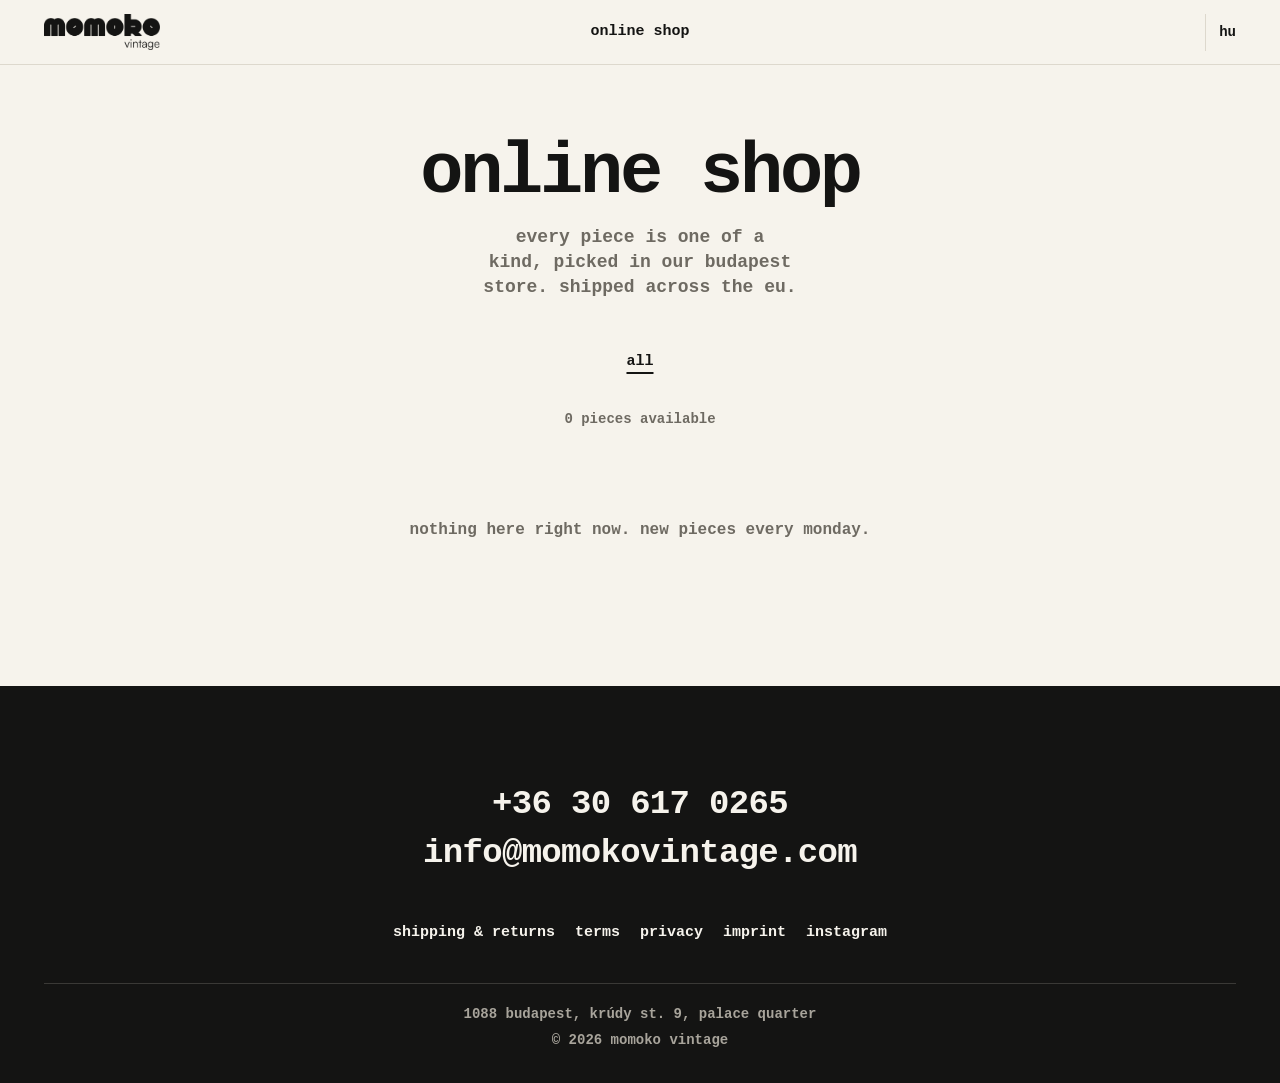
<file: site/shop/index.html>
<!doctype html>
<html lang="hu">
<head>
<meta charset="utf-8">
<meta name="viewport" content="width=device-width, initial-scale=1">
<meta name="theme-color" content="#F6F3EC">
<title>Online bolt – Momoko Vintage</title>
<meta name="title-hu" content="Online bolt – Momoko Vintage">
<meta name="title-en" content="Online shop – Momoko Vintage">
<meta name="description" content="Válogatott vintage és designer darabok online, a budapesti Momoko Vintage boltból. Curated vintage and designer pieces from our Budapest boutique.">
<link rel="canonical" href="https://momokovintage.com/shop/">
<link rel="icon" type="image/png" href="../img/logo.png">
<meta property="og:site_name" content="Momoko Vintage">
<meta property="og:title" content="Online shop – Momoko Vintage">
<meta property="og:description" content="Válogatott vintage és designer darabok online, a budapesti Momoko Vintage boltból. Curated vintage and designer pieces from our Budapest boutique.">
<meta property="og:url" content="https://momokovintage.com/shop/">
<link rel="stylesheet" href="../shop/shop.css">
</head>
<body>
<header class="top">
  <div class="wrap">
    <a href="../" aria-label="Momoko Vintage, főoldal" data-en-label="Momoko Vintage, home"><span class="logo top-logo" aria-hidden="true"></span></a>
    <a class="top-mid" href="../shop/" data-en="online shop">online bolt</a>
    <button class="lang" type="button" id="langBtn" aria-label="Switch to English">en</button>
  </div>
</header>
<main class="shop-main">
<section class="head"><div class="wrap">
  <h1 data-en="online shop">online bolt</h1>
  <p data-en="every piece is one of a kind, picked in our budapest store. shipped across the eu.">minden darab egyedi, a budapesti boltunkból. szállítás az egész eu-ba.</p>
</div></section>
<div class="wrap">
  <nav class="filters" aria-label="szűrés" data-en-label="filter"><button class="f-btn" type="button" data-k="g" data-v="all" aria-pressed="true" data-en="all">mind</button></nav>
  
  <p class="count" id="count" aria-live="polite"></p>
  <ul class="grid" id="grid">

  </ul>
  <p class="empty" id="empty" hidden data-en="nothing here right now. new pieces every monday.">most nincs itt semmi. új darabok minden hétfőn.</p>
</div>
</main>
<footer class="dark">
  <div class="wrap">
    <p class="contact">
      <a href="tel:+36306170265">+36 30 617 0265</a>
      <a class="js-mail" data-u="info" data-d="momokovintage.com" href="#">info [at] momokovintage.com</a>
    </p>
    <ul class="f-links">
      <li><a href="../shop/info/#shipping" data-en="shipping &amp; returns">szállítás és visszaküldés</a></li>
      <li><a href="../shop/info/#terms" data-en="terms">ászf</a></li>
      <li><a href="../shop/info/#privacy" data-en="privacy">adatvédelem</a></li>
      <li><a href="../shop/info/#imprint" data-en="imprint">impresszum</a></li>
      <li><a href="https://www.instagram.com/momoko_vintage/" target="_blank" rel="noopener">instagram</a></li>
    </ul>
    <div class="f-bottom">
      <p data-en="1088 budapest, krúdy st. 9, palace quarter">1088 budapest, krúdy utca 9, palotanegyed</p>
      <p>© <span id="year"></span> momoko vintage</p>
    </div>
  </div>
</footer>
<script src="../shop/shop.js"></script>
</body>
</html>
</file>
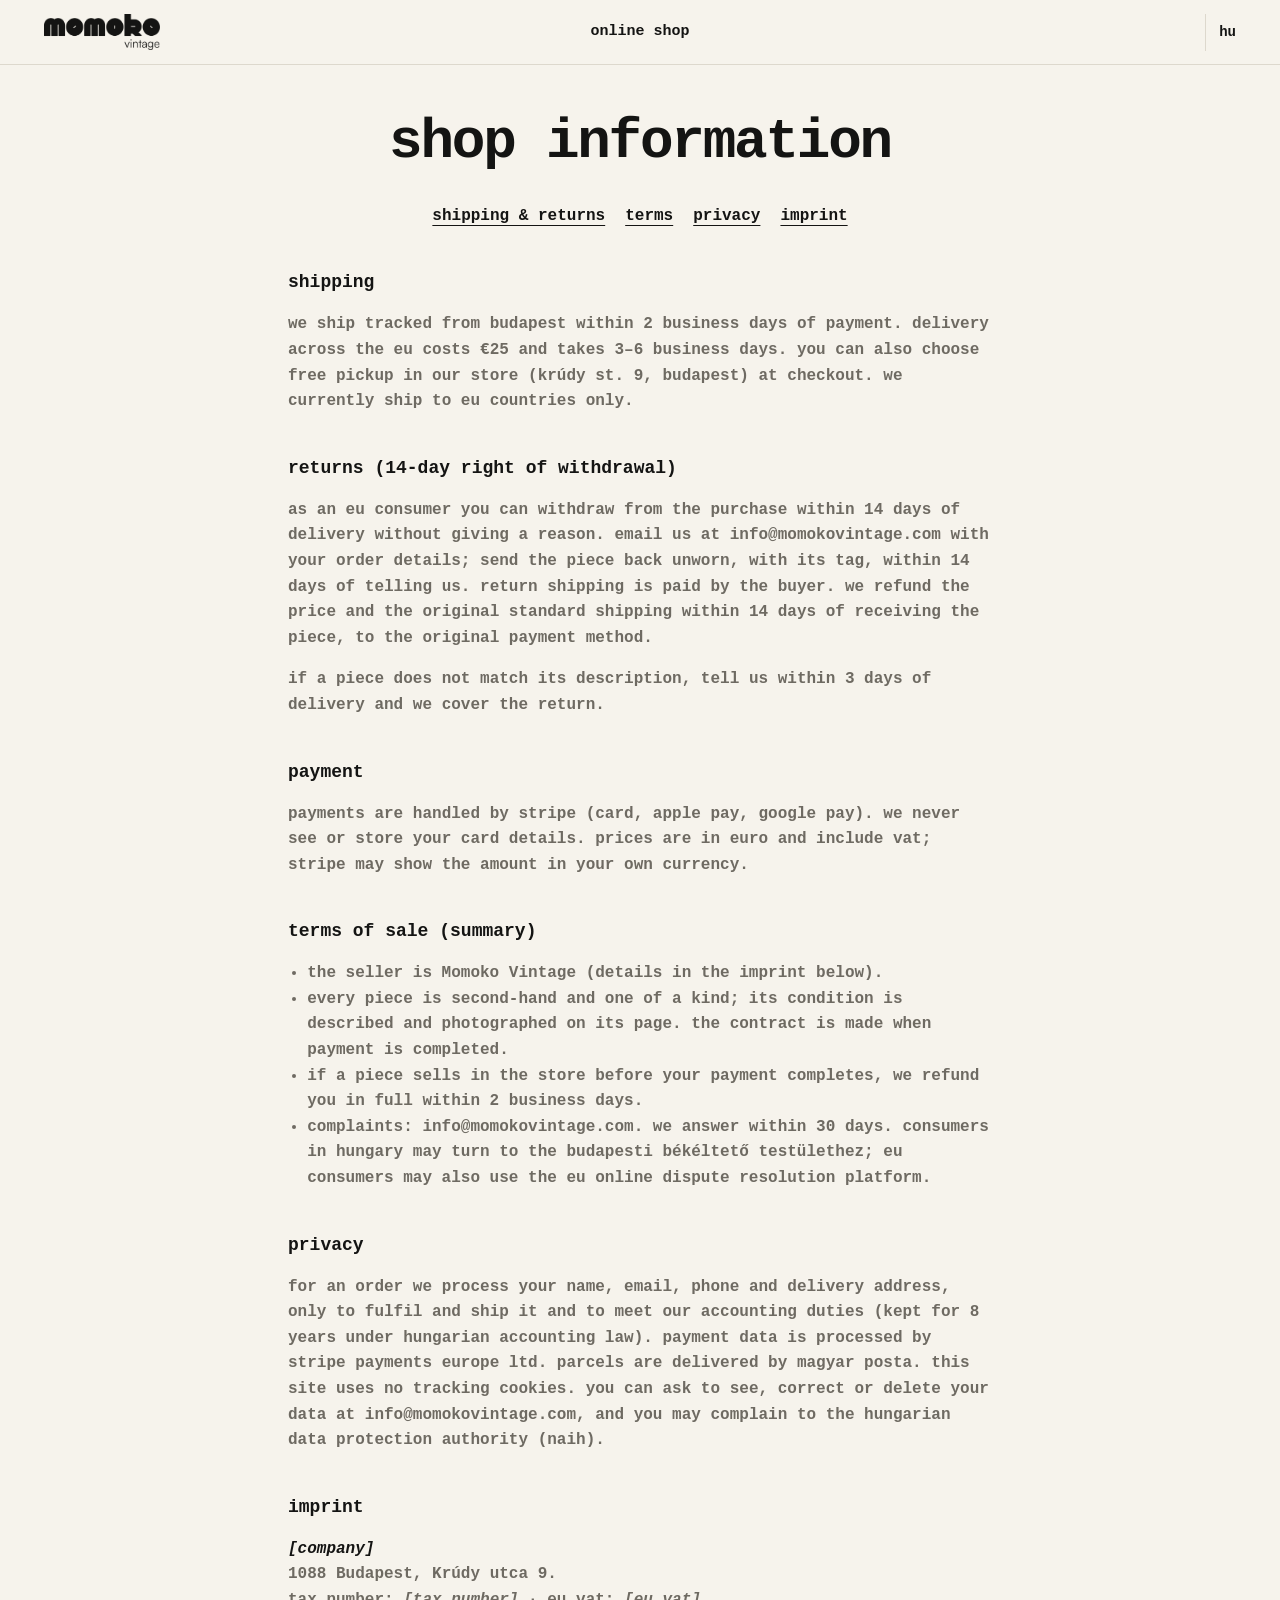
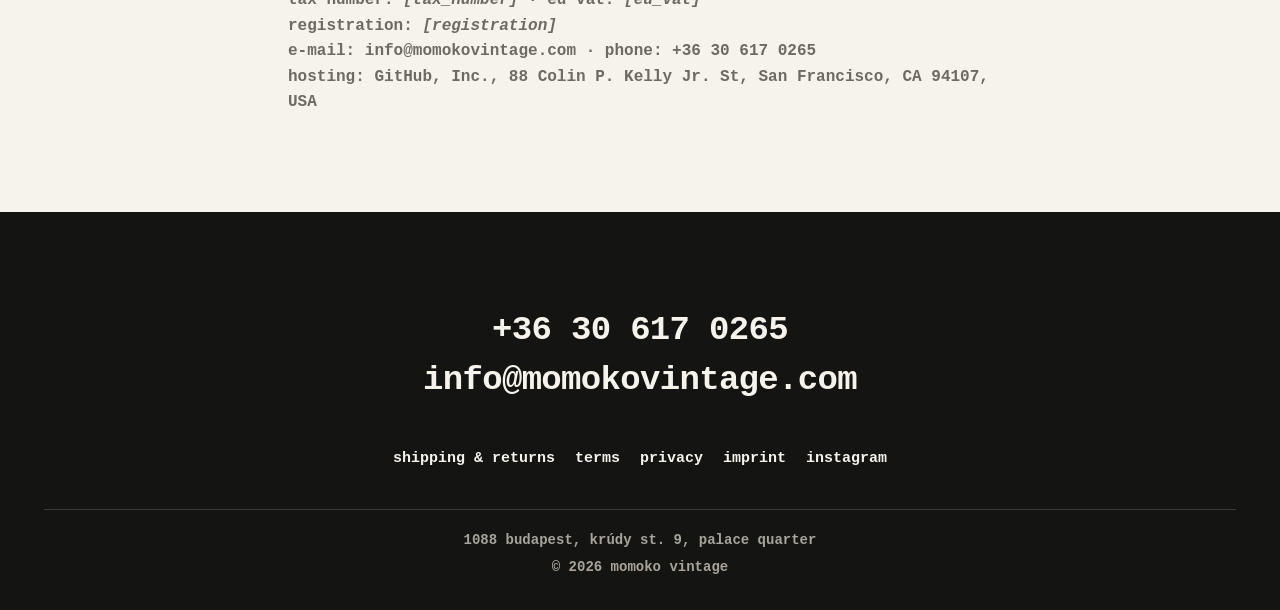
<file: site/shop/info/index.html>
<!doctype html>
<html lang="hu">
<head>
<meta charset="utf-8">
<meta name="viewport" content="width=device-width, initial-scale=1">
<meta name="theme-color" content="#F6F3EC">
<title>Vásárlási információk – Momoko Vintage</title>
<meta name="title-hu" content="Vásárlási információk – Momoko Vintage">
<meta name="title-en" content="Shop information – Momoko Vintage">
<meta name="description" content="Szállítás, visszaküldés, ÁSZF, adatvédelem és impresszum. Shipping, returns, terms, privacy and imprint.">
<link rel="canonical" href="https://momokovintage.com/shop/info/">
<link rel="icon" type="image/png" href="../../img/logo.png">
<meta property="og:site_name" content="Momoko Vintage">
<meta property="og:title" content="Shop information – Momoko Vintage">
<meta property="og:description" content="Szállítás, visszaküldés, ÁSZF, adatvédelem és impresszum. Shipping, returns, terms, privacy and imprint.">
<meta property="og:url" content="https://momokovintage.com/shop/info/">
<link rel="stylesheet" href="../../shop/shop.css">
</head>
<body>
<header class="top">
  <div class="wrap">
    <a href="../../" aria-label="Momoko Vintage, főoldal" data-en-label="Momoko Vintage, home"><span class="logo top-logo" aria-hidden="true"></span></a>
    <a class="top-mid" href="../../shop/" data-en="online shop">online bolt</a>
    <button class="lang" type="button" id="langBtn" aria-label="Switch to English">en</button>
  </div>
</header>
<main class="page"><div class="wrap"><div class="inner">
<h1 data-en="shop information">vásárlási információk</h1>
<ul class="toc"><li><a href="#shipping" data-en="shipping &amp; returns">szállítás és visszaküldés</a></li><li><a href="#terms" data-en="terms">ászf</a></li><li><a href="#privacy" data-en="privacy">adatvédelem</a></li><li><a href="#imprint" data-en="imprint">impresszum</a></li></ul>

<h2 id="shipping" data-en="shipping">szállítás</h2>
<p data-en="we ship tracked from budapest within 2 business days of payment. delivery across the eu costs €25 and takes 3–6 business days. you can also choose free pickup in our store (krúdy st. 9, budapest) at checkout. we currently ship to eu countries only.">a fizetéstől számított 2 munkanapon belül nyomkövetéssel adjuk fel budapestről. az eu-n belüli szállítás díja €25, 3–6 munkanap. a fizetésnél ingyenes személyes átvételt is választhatsz a boltban (krúdy utca 9, budapest). jelenleg az eu országaiba szállítunk.</p>
<h2 data-en="returns (14-day right of withdrawal)">visszaküldés (14 napos elállási jog)</h2>
<p data-en="as an eu consumer you can withdraw from the purchase within 14 days of delivery without giving a reason. email us at info@momokovintage.com with your order details; send the piece back unworn, with its tag, within 14 days of telling us. return shipping is paid by the buyer. we refund the price and the original standard shipping within 14 days of receiving the piece, to the original payment method.">eu-s fogyasztóként a kézhezvételtől számított 14 napon belül indoklás nélkül elállhatsz a vásárlástól. írj nekünk a info@momokovintage.com címre a rendelés adataival; a darabot viseletlenül, címkével együtt küldd vissza a jelzésedtől számított 14 napon belül. a visszaküldés költsége a vásárlót terheli. a vételárat és az eredeti szállítási díjat a darab beérkezésétől számított 14 napon belül visszautaljuk az eredeti fizetési módra.</p>
<p data-en="if a piece does not match its description, tell us within 3 days of delivery and we cover the return.">ha a darab nem felel meg a leírásnak, a kézhezvételtől számított 3 napon belül jelezd, és a visszaküldést mi álljuk.</p>
<h2 data-en="payment">fizetés</h2>
<p data-en="payments are handled by stripe (card, apple pay, google pay). we never see or store your card details. prices are in euro and include vat; stripe may show the amount in your own currency.">a fizetést a stripe kezeli (bankkártya, apple pay, google pay). a kártyaadataidat mi soha nem látjuk és nem tároljuk. az árak euróban, áfával értendők; a stripe a saját pénznemedben is mutathatja az összeget.</p>

<h2 id="terms" data-en="terms of sale (summary)">általános szerződési feltételek (összefoglaló)</h2>
<ul>
<li data-en="the seller is Momoko Vintage (details in the imprint below).">az eladó: Momoko Vintage (adatai lent, az impresszumban).</li>
<li data-en="every piece is second-hand and one of a kind; its condition is described and photographed on its page. the contract is made when payment is completed.">minden darab használt és egyedi; állapotát a termékoldalon leírjuk és lefotózzuk. a szerződés a fizetés teljesítésével jön létre.</li>
<li data-en="if a piece sells in the store before your payment completes, we refund you in full within 2 business days.">ha egy darab a fizetésed előtt a boltban elkel, 2 munkanapon belül a teljes összeget visszautaljuk.</li>
<li data-en="complaints: info@momokovintage.com. we answer within 30 days. consumers in hungary may turn to the budapesti békéltető testülethez; eu consumers may also use the eu online dispute resolution platform.">panaszkezelés: info@momokovintage.com. 30 napon belül válaszolunk. magyarországi fogyasztók a budapesti békéltető testülethez fordulhatnak; eu-s fogyasztók az eu online vitarendezési platformját is igénybe vehetik.</li>
</ul>

<h2 id="privacy" data-en="privacy">adatvédelem</h2>
<p data-en="for an order we process your name, email, phone and delivery address, only to fulfil and ship it and to meet our accounting duties (kept for 8 years under hungarian accounting law). payment data is processed by stripe payments europe ltd. parcels are delivered by magyar posta. this site uses no tracking cookies. you can ask to see, correct or delete your data at info@momokovintage.com, and you may complain to the hungarian data protection authority (naih).">rendelésnél a neved, e-mail címed, telefonszámod és szállítási címed kezeljük, kizárólag a teljesítéshez és a számviteli kötelezettségeink miatt (a számviteli törvény szerint 8 évig). a fizetési adatokat a stripe payments europe ltd. kezeli. a csomagokat a magyar posta kézbesíti. az oldal nem használ követő sütiket. adataidba betekinthetsz, kérheted a javításukat vagy törlésüket a info@momokovintage.com címen, panasszal a naih-hoz fordulhatsz.</p>

<h2 id="imprint" data-en="imprint">impresszum</h2>
<p><strong><em>[company]</em></strong><br>1088 Budapest, Krúdy utca 9.<br><span data-en="tax number">adószám</span>: <em>[tax_number]</em> · <span data-en="eu vat">közösségi adószám</span>: <em>[eu_vat]</em><br><span data-en="registration">cégjegyzékszám / nyilvántartási szám</span>: <em>[registration]</em><br>e-mail: info@momokovintage.com · <span data-en="phone">telefon</span>: +36 30 617 0265<br><span data-en="hosting">tárhely</span>: GitHub, Inc., 88 Colin P. Kelly Jr. St, San Francisco, CA 94107, USA</p>
</div></div></main>
<footer class="dark">
  <div class="wrap">
    <p class="contact">
      <a href="tel:+36306170265">+36 30 617 0265</a>
      <a class="js-mail" data-u="info" data-d="momokovintage.com" href="#">info [at] momokovintage.com</a>
    </p>
    <ul class="f-links">
      <li><a href="../../shop/info/#shipping" data-en="shipping &amp; returns">szállítás és visszaküldés</a></li>
      <li><a href="../../shop/info/#terms" data-en="terms">ászf</a></li>
      <li><a href="../../shop/info/#privacy" data-en="privacy">adatvédelem</a></li>
      <li><a href="../../shop/info/#imprint" data-en="imprint">impresszum</a></li>
      <li><a href="https://www.instagram.com/momoko_vintage/" target="_blank" rel="noopener">instagram</a></li>
    </ul>
    <div class="f-bottom">
      <p data-en="1088 budapest, krúdy st. 9, palace quarter">1088 budapest, krúdy utca 9, palotanegyed</p>
      <p>© <span id="year"></span> momoko vintage</p>
    </div>
  </div>
</footer>
<script src="../../shop/shop.js"></script>
</body>
</html>
</file>
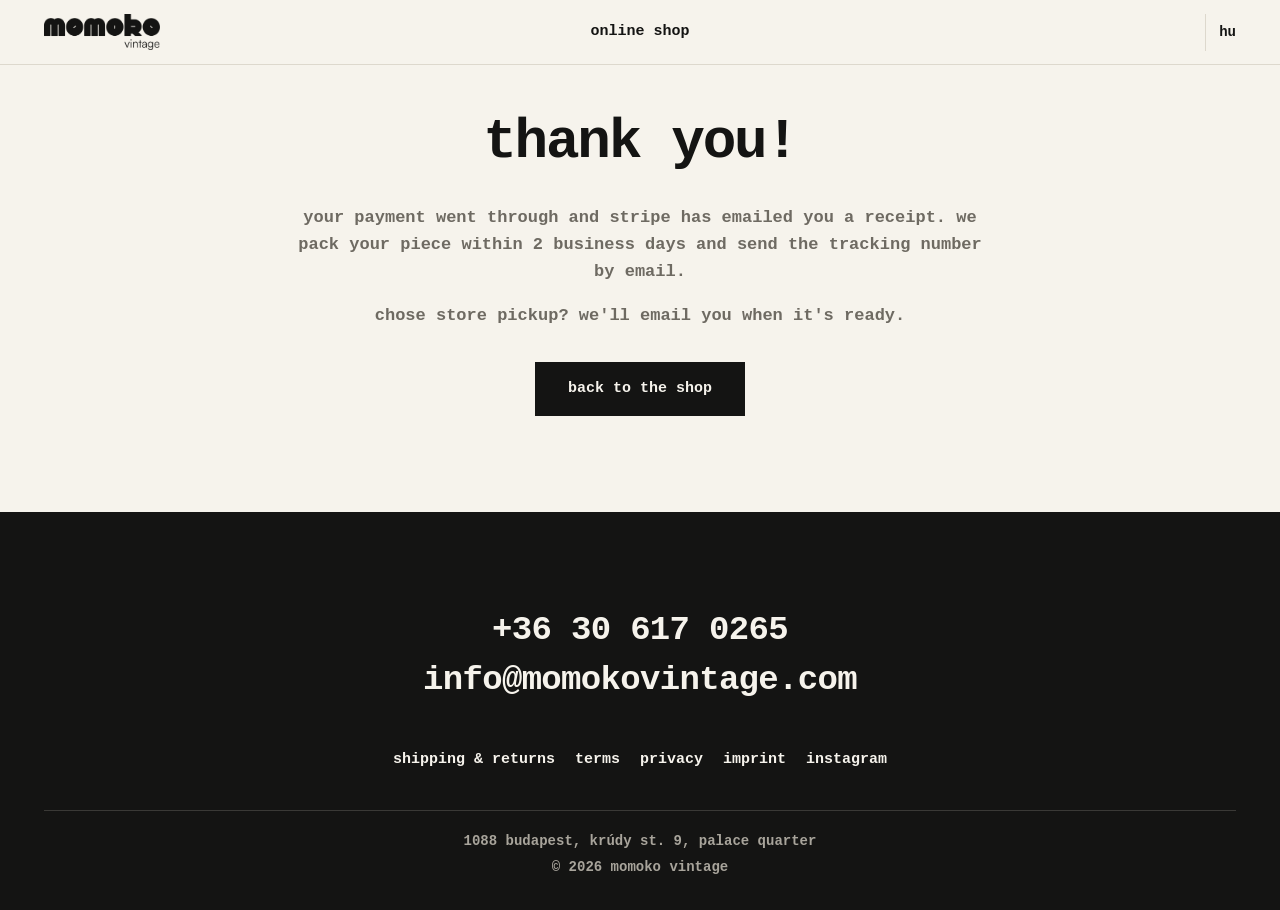
<file: site/shop/thanks/index.html>
<!doctype html>
<html lang="hu">
<head>
<meta charset="utf-8">
<meta name="viewport" content="width=device-width, initial-scale=1">
<meta name="theme-color" content="#F6F3EC">
<title>Köszönjük! – Momoko Vintage</title>
<meta name="title-hu" content="Köszönjük! – Momoko Vintage">
<meta name="title-en" content="Thank you! – Momoko Vintage">
<meta name="description" content="Köszönjük a vásárlást.">
<link rel="canonical" href="https://momokovintage.com/shop/thanks/">
<link rel="icon" type="image/png" href="../../img/logo.png">
<meta property="og:site_name" content="Momoko Vintage">
<meta property="og:title" content="Thank you! – Momoko Vintage">
<meta property="og:description" content="Köszönjük a vásárlást.">
<meta property="og:url" content="https://momokovintage.com/shop/thanks/">
<meta name="robots" content="noindex">
<link rel="stylesheet" href="../../shop/shop.css">
</head>
<body>
<header class="top">
  <div class="wrap">
    <a href="../../" aria-label="Momoko Vintage, főoldal" data-en-label="Momoko Vintage, home"><span class="logo top-logo" aria-hidden="true"></span></a>
    <a class="top-mid" href="../../shop/" data-en="online shop">online bolt</a>
    <button class="lang" type="button" id="langBtn" aria-label="Switch to English">en</button>
  </div>
</header>
<main class="page"><div class="wrap"><div class="inner center">
<h1 data-en="thank you!">köszönjük!</h1>
<p class="lead" data-en="your payment went through and stripe has emailed you a receipt. we pack your piece within 2 business days and send the tracking number by email.">a fizetés sikerült, a nyugtát a stripe elküldte e-mailben. 2 munkanapon belül becsomagoljuk a darabot, és e-mailben küldjük a nyomkövetési számot.</p>
<p class="lead" data-en="chose store pickup? we'll email you when it's ready.">személyes átvételt választottál? e-mailben szólunk, ha mehetsz érte.</p>
<p style="margin-top:2rem"><a class="btn" href="../" data-en="back to the shop">vissza a boltba</a></p>
</div></div></main>
<footer class="dark">
  <div class="wrap">
    <p class="contact">
      <a href="tel:+36306170265">+36 30 617 0265</a>
      <a class="js-mail" data-u="info" data-d="momokovintage.com" href="#">info [at] momokovintage.com</a>
    </p>
    <ul class="f-links">
      <li><a href="../../shop/info/#shipping" data-en="shipping &amp; returns">szállítás és visszaküldés</a></li>
      <li><a href="../../shop/info/#terms" data-en="terms">ászf</a></li>
      <li><a href="../../shop/info/#privacy" data-en="privacy">adatvédelem</a></li>
      <li><a href="../../shop/info/#imprint" data-en="imprint">impresszum</a></li>
      <li><a href="https://www.instagram.com/momoko_vintage/" target="_blank" rel="noopener">instagram</a></li>
    </ul>
    <div class="f-bottom">
      <p data-en="1088 budapest, krúdy st. 9, palace quarter">1088 budapest, krúdy utca 9, palotanegyed</p>
      <p>© <span id="year"></span> momoko vintage</p>
    </div>
  </div>
</footer>
<script src="../../shop/shop.js"></script>
</body>
</html>
</file>
<file: site/shop/shop.css>
/* Momoko Vintage online shop, Nov 2026.
   Same voice as the home page: lower case, bold courier, paper / white / ink,
   square corners, centred and quiet. The loud elements are the photos and the price. */
@font-face { font-family: "Courier Prime"; font-style: normal; font-weight: 400; font-display: swap; src: url(../fonts/courier-prime-latin-400-normal.woff2) format("woff2"); unicode-range: U+0000-00FF,U+0131,U+0152-0153,U+02BB-02BC,U+02C6,U+02DA,U+02DC,U+0304,U+0308,U+0329,U+2000-206F,U+20AC,U+2122,U+2191,U+2193,U+2212,U+2215,U+FEFF,U+FFFD; }
@font-face { font-family: "Courier Prime"; font-style: normal; font-weight: 400; font-display: swap; src: url(../fonts/courier-prime-latin-ext-400-normal.woff2) format("woff2"); unicode-range: U+0100-02BA,U+02BD-02C5,U+02C7-02CC,U+02CE-02D7,U+02DD-02FF,U+0304,U+0308,U+0329,U+1D00-1DBF,U+1E00-1E9F,U+1EF2-1EFF,U+2020,U+20A0-20AB,U+20AD-20C0,U+2113,U+2C60-2C7F,U+A720-A7FF; }
@font-face { font-family: "Courier Prime"; font-style: normal; font-weight: 700; font-display: swap; src: url(../fonts/courier-prime-latin-700-normal.woff2) format("woff2"); unicode-range: U+0000-00FF,U+0131,U+0152-0153,U+02BB-02BC,U+02C6,U+02DA,U+02DC,U+0304,U+0308,U+0329,U+2000-206F,U+20AC,U+2122,U+2191,U+2193,U+2212,U+2215,U+FEFF,U+FFFD; }
@font-face { font-family: "Courier Prime"; font-style: normal; font-weight: 700; font-display: swap; src: url(../fonts/courier-prime-latin-ext-700-normal.woff2) format("woff2"); unicode-range: U+0100-02BA,U+02BD-02C5,U+02C7-02CC,U+02CE-02D7,U+02DD-02FF,U+0304,U+0308,U+0329,U+1D00-1DBF,U+1E00-1E9F,U+1EF2-1EFF,U+2020,U+20A0-20AB,U+20AD-20C0,U+2113,U+2C60-2C7F,U+A720-A7FF; }

:root {
  --paper: #F6F3EC; --white: #FFFFFF; --ink: #141413; --stone: #8B877D; --olive: #6F7140;
  --bg: var(--paper); --fg: var(--ink); --soft: #6E6A62; --line: #DDD8CD;
  --font: "Courier New", "Courier Prime", Courier, monospace;
  --pad: clamp(1rem, 4vw, 2.75rem);
}
.dark { --bg: var(--ink); --fg: var(--paper); --soft: #A8A49B; --line: #3A3936; }
.white { --bg: var(--white); --line: #E6E2D9; }
* { box-sizing: border-box; border-radius: 0; min-width: 0; }
body {
  margin: 0; background: var(--paper); color: var(--ink);
  font-family: var(--font); font-weight: 700; font-size: 1rem; line-height: 1.5;
  -webkit-font-smoothing: antialiased; -moz-osx-font-smoothing: grayscale; overflow-x: clip;
}
section, footer, header { background: var(--bg); color: var(--fg); }
img { display: block; max-width: 100%; }
a { color: inherit; }
:focus-visible { outline: 2px solid currentColor; outline-offset: 3px; }
.sr-only { position: absolute; width: 1px; height: 1px; margin: -1px; overflow: hidden; clip: rect(0 0 0 0); white-space: nowrap; }
.wrap { width: min(1280px, 100%); margin-inline: auto; padding-inline: var(--pad); }
.logo {
  display: block; aspect-ratio: 1740 / 534; background: currentColor;
  -webkit-mask: url("../img/logo.png") no-repeat left center / contain;
  mask: url("../img/logo.png") no-repeat left center / contain;
}

/* ---------- top bar ---------- */
.top { position: sticky; top: 0; z-index: 30; background: rgba(246, 243, 236, 0.97); border-bottom: 1px solid var(--line); }
.top .wrap { display: grid; grid-template-columns: 1fr auto 1fr; align-items: center; gap: 0.75rem; height: 60px; }
.top-logo { width: 104px; }
.top-mid { justify-self: center; font-size: 0.9375rem; text-decoration: none; white-space: nowrap; }
.lang {
  justify-self: end; font: inherit; font-size: 0.875rem; color: inherit; background: none; border: 0;
  border-left: 1px solid var(--line); padding: 0.5rem 0 0.5rem 0.85rem; cursor: pointer;
}
@media (hover: hover) { .lang:hover, .top-mid:hover { text-decoration: underline; text-underline-offset: 5px; } }

/* ---------- shop head ---------- */
.head { padding-block: 3rem 2rem; text-align: center; }
.head h1 { margin: 0; font-size: clamp(2.25rem, 9vw, 4.5rem); line-height: 1; letter-spacing: -0.045em; }
.head p { margin: 1rem auto 0; max-width: 34ch; color: var(--soft); font-size: clamp(1rem, 2.4vw, 1.125rem); line-height: 1.4; text-wrap: balance; }

/* ---------- filters ---------- */
.filters { display: flex; flex-wrap: wrap; justify-content: center; gap: 0.35rem 1.25rem; padding-bottom: 0.25rem; }
.filters + .filters { margin-top: 0.4rem; }
.f-btn {
  font: inherit; font-size: 0.9375rem; color: var(--soft); background: none; border: 0;
  padding: 0.6rem 0.1rem; min-height: 44px; cursor: pointer;
  text-decoration: underline transparent; text-decoration-thickness: 2px; text-underline-offset: 7px;
  transition: color 0.2s, text-decoration-color 0.2s;
}
.f-btn[aria-pressed="true"] { color: var(--ink); text-decoration-color: currentColor; }
@media (hover: hover) { .f-btn:hover { color: var(--ink); } }
.count { margin: 1.25rem 0 0; text-align: center; color: var(--soft); font-size: 0.875rem; }

/* ---------- grid ---------- */
.grid { list-style: none; margin: 1.5rem 0 0; padding: 0; display: grid; grid-template-columns: repeat(2, minmax(0, 1fr)); gap: 2.25rem 8px; }
.card a { display: block; text-decoration: none; }
.card .ph { position: relative; aspect-ratio: 4 / 5; background: #E8E3D8; overflow: hidden; }
.card .ph img { position: absolute; inset: 0; width: 100%; height: 100%; object-fit: cover; transition: opacity 0.45s, transform 0.8s cubic-bezier(.16,1,.3,1); }
.card .ph img.alt { opacity: 0; }
@media (hover: hover) {
  .card a:hover .ph img.alt { opacity: 1; }
  .card a:hover .ph img { transform: scale(1.015); }
}
.card .meta { padding: 0.75rem 0.1rem 0; display: grid; gap: 0.15rem; font-size: 0.9375rem; line-height: 1.35; }
.card .des { color: var(--soft); font-size: 0.8125rem; }
.card .row { display: flex; justify-content: space-between; gap: 0.75rem; margin-top: 0.3rem; }
.card .size { color: var(--soft); }
.card .price { white-space: nowrap; }
.tag {
  position: absolute; left: 8px; top: 8px; z-index: 1; padding: 0.2rem 0.5rem;
  background: var(--ink); color: var(--paper); font-size: 0.75rem;
}
.card.sold .ph img { opacity: 0.45; filter: grayscale(1); }
.card.sold .price { text-decoration: line-through; color: var(--soft); }
.empty { padding: 3rem 0; text-align: center; color: var(--soft); }
.shop-main { padding-bottom: 5rem; }

/* ---------- product ---------- */
.crumb { padding-block: 1rem 0; font-size: 0.875rem; color: var(--soft); }
.crumb a { text-decoration: none; }
.crumb a:hover { text-decoration: underline; text-underline-offset: 4px; }
.prod { display: grid; gap: 1.25rem; padding-block: 1rem 4rem; }
.pics { display: flex; gap: 8px; overflow-x: auto; scroll-snap-type: x mandatory; margin-inline: calc(var(--pad) * -1); padding-inline: var(--pad); scroll-padding-inline: var(--pad); scrollbar-width: none; }
.pics::-webkit-scrollbar { display: none; }
.pics figure { flex: 0 0 88%; margin: 0; scroll-snap-align: start; aspect-ratio: 4 / 5; background: #E8E3D8; overflow: hidden; }
.pics img { width: 100%; height: 100%; object-fit: cover; }
.pic-count { margin: 0.6rem 0 0; color: var(--soft); font-size: 0.875rem; font-variant-numeric: tabular-nums; }
.info .des { margin: 0; color: var(--soft); font-size: 0.9375rem; }
.info h1 { margin: 0.35rem 0 0; font-size: clamp(1.5rem, 5vw, 2.25rem); line-height: 1.1; letter-spacing: -0.03em; text-wrap: balance; }
.info .price { margin: 1.25rem 0 0; font-size: clamp(1.75rem, 6vw, 2.5rem); line-height: 1; letter-spacing: -0.04em; }
.info .price small { display: block; margin-top: 0.5rem; font-size: 0.8125rem; letter-spacing: 0; color: var(--soft); }
.facts { list-style: none; margin: 1.5rem 0 0; padding: 0; border-top: 1px solid var(--line); }
.facts li { display: flex; justify-content: space-between; gap: 1rem; padding: 0.7rem 0; border-bottom: 1px solid var(--line); font-size: 0.9375rem; }
.facts li span:first-child { color: var(--soft); }
.facts li span:last-child { text-align: right; }
.buy {
  display: flex; align-items: center; justify-content: center; width: 100%;
  min-height: 56px; margin-top: 1.5rem; padding: 1rem 1.5rem;
  border: 1px solid var(--ink); background: var(--ink); color: var(--paper);
  font: inherit; font-size: 1rem; text-decoration: none; cursor: pointer;
  transition: background 0.2s, color 0.2s;
}
@media (hover: hover) { a.buy:hover { background: transparent; color: var(--ink); } }
.buy[aria-disabled="true"] { background: transparent; color: var(--stone); border-color: var(--line); cursor: default; }
.pay { margin: 0.75rem 0 0; text-align: center; color: var(--soft); font-size: 0.8125rem; }
.acc { margin-top: 1.75rem; border-top: 1px solid var(--line); }
.acc details { border-bottom: 1px solid var(--line); }
.acc summary {
  display: flex; justify-content: space-between; align-items: center; gap: 1rem;
  min-height: 52px; padding: 0.75rem 0; cursor: pointer; list-style: none; font-size: 0.9375rem;
}
.acc summary::-webkit-details-marker { display: none; }
.acc summary::after { content: "+"; font-size: 1.25rem; line-height: 1; }
.acc details[open] summary::after { content: "–"; }
.acc .body { padding: 0 0 1.25rem; color: var(--soft); font-size: 0.9375rem; line-height: 1.55; }
.acc .body p { margin: 0 0 0.75rem; }
.acc table { width: 100%; border-collapse: collapse; color: var(--ink); font-variant-numeric: tabular-nums; }
.acc td { padding: 0.45rem 0; border-bottom: 1px solid var(--line); }
.acc td:last-child { text-align: right; white-space: nowrap; }
.visit { margin: 1.5rem 0 0; padding: 1rem 0; border-block: 1px solid var(--ink); text-align: center; font-size: 0.9375rem; line-height: 1.45; }
.more { padding-block: 3.5rem 4.5rem; }
.more h2 { margin: 0; text-align: center; font-size: clamp(1.375rem, 4.5vw, 2rem); letter-spacing: -0.03em; }

/* ---------- text pages (info, thanks) ---------- */
.page { padding-block: 3rem 5rem; }
.page .inner { max-width: 44rem; margin-inline: auto; }
.page h1 { margin: 0 0 2rem; text-align: center; font-size: clamp(2rem, 8vw, 3.5rem); line-height: 1.05; letter-spacing: -0.04em; text-wrap: balance; }
.page h2 { margin: 2.5rem 0 0.75rem; font-size: 1.125rem; }
.page p, .page li { color: var(--soft); line-height: 1.6; }
.page p strong, .page li strong { color: var(--ink); }
.page ul { padding-left: 1.2rem; }
.page .toc { display: flex; flex-wrap: wrap; justify-content: center; gap: 0.25rem 1.25rem; margin: 0 0 1rem; padding: 0; list-style: none; }
.page .toc a { color: var(--ink); text-underline-offset: 5px; }
.page .lead { text-align: center; font-size: 1.0625rem; }
.center { text-align: center; }
.btn {
  display: inline-flex; align-items: center; justify-content: center; min-height: 52px; padding: 0.9rem 2rem;
  border: 1px solid var(--fg); background: var(--fg); color: var(--bg); font-size: 0.9375rem; text-decoration: none;
  transition: background 0.2s, color 0.2s;
}
@media (hover: hover) { .btn:hover { background: transparent; color: var(--fg); } }

/* ---------- footer ---------- */
footer { padding-block: 4rem 1.75rem; text-align: center; }
.contact { display: grid; gap: 0.35rem; justify-items: center; margin: 0; }
.contact a { font-size: clamp(1.125rem, 4.6vw, 2.125rem); line-height: 1.3; letter-spacing: -0.02em; text-decoration: none; overflow-wrap: anywhere; }
@media (hover: hover) { .contact a:hover { text-decoration: underline; text-underline-offset: 6px; text-decoration-thickness: 2px; } }
.f-links { display: flex; flex-wrap: wrap; justify-content: center; gap: 0.25rem 1.25rem; margin: 2.5rem 0 2rem; padding: 0; list-style: none; font-size: 0.9375rem; }
.f-links a { text-decoration: none; display: inline-block; padding: 0.4rem 0; }
@media (hover: hover) { .f-links a:hover { text-decoration: underline; text-underline-offset: 5px; } }
.f-bottom { display: flex; flex-direction: column; align-items: center; gap: 0.35rem; padding-top: 1.25rem; border-top: 1px solid var(--line); color: var(--soft); font-size: 0.875rem; }
.f-bottom p { margin: 0; }

@media (prefers-reduced-motion: no-preference) {
  .card { animation: settle 0.6s cubic-bezier(.16,1,.3,1) both; }
  @keyframes settle { from { opacity: 0; transform: translateY(14px); } to { opacity: 1; transform: none; } }
}

@media (min-width: 760px) {
  .top .wrap { height: 64px; }
  .top-logo { width: 116px; }
  .head { padding-block: 4.5rem 2.5rem; }
  .grid { grid-template-columns: repeat(3, minmax(0, 1fr)); gap: 3rem 6px; }
  .prod { grid-template-columns: minmax(0, 1.35fr) minmax(0, 1fr); gap: 3rem; align-items: start; padding-block: 1.5rem 6rem; }
  .pics { display: grid; grid-template-columns: 1fr 1fr; overflow: visible; margin: 0; padding: 0; gap: 6px; }
  .pics figure:first-child { grid-column: 1 / -1; }
  .pic-count { display: none; }
  .info { position: sticky; top: 88px; }
  footer { padding-block: 6rem 2rem; }
}
@media (min-width: 1100px) { .grid { grid-template-columns: repeat(4, minmax(0, 1fr)); } }
@media (max-width: 460px) {
  .top .wrap { gap: 0.6rem; }
  .top-logo { width: 68px; }
  .top-mid { font-size: 0.875rem; }
  .lang { font-size: 0.8125rem; border-left: 0; padding-left: 0.4rem; }
}
</file>
